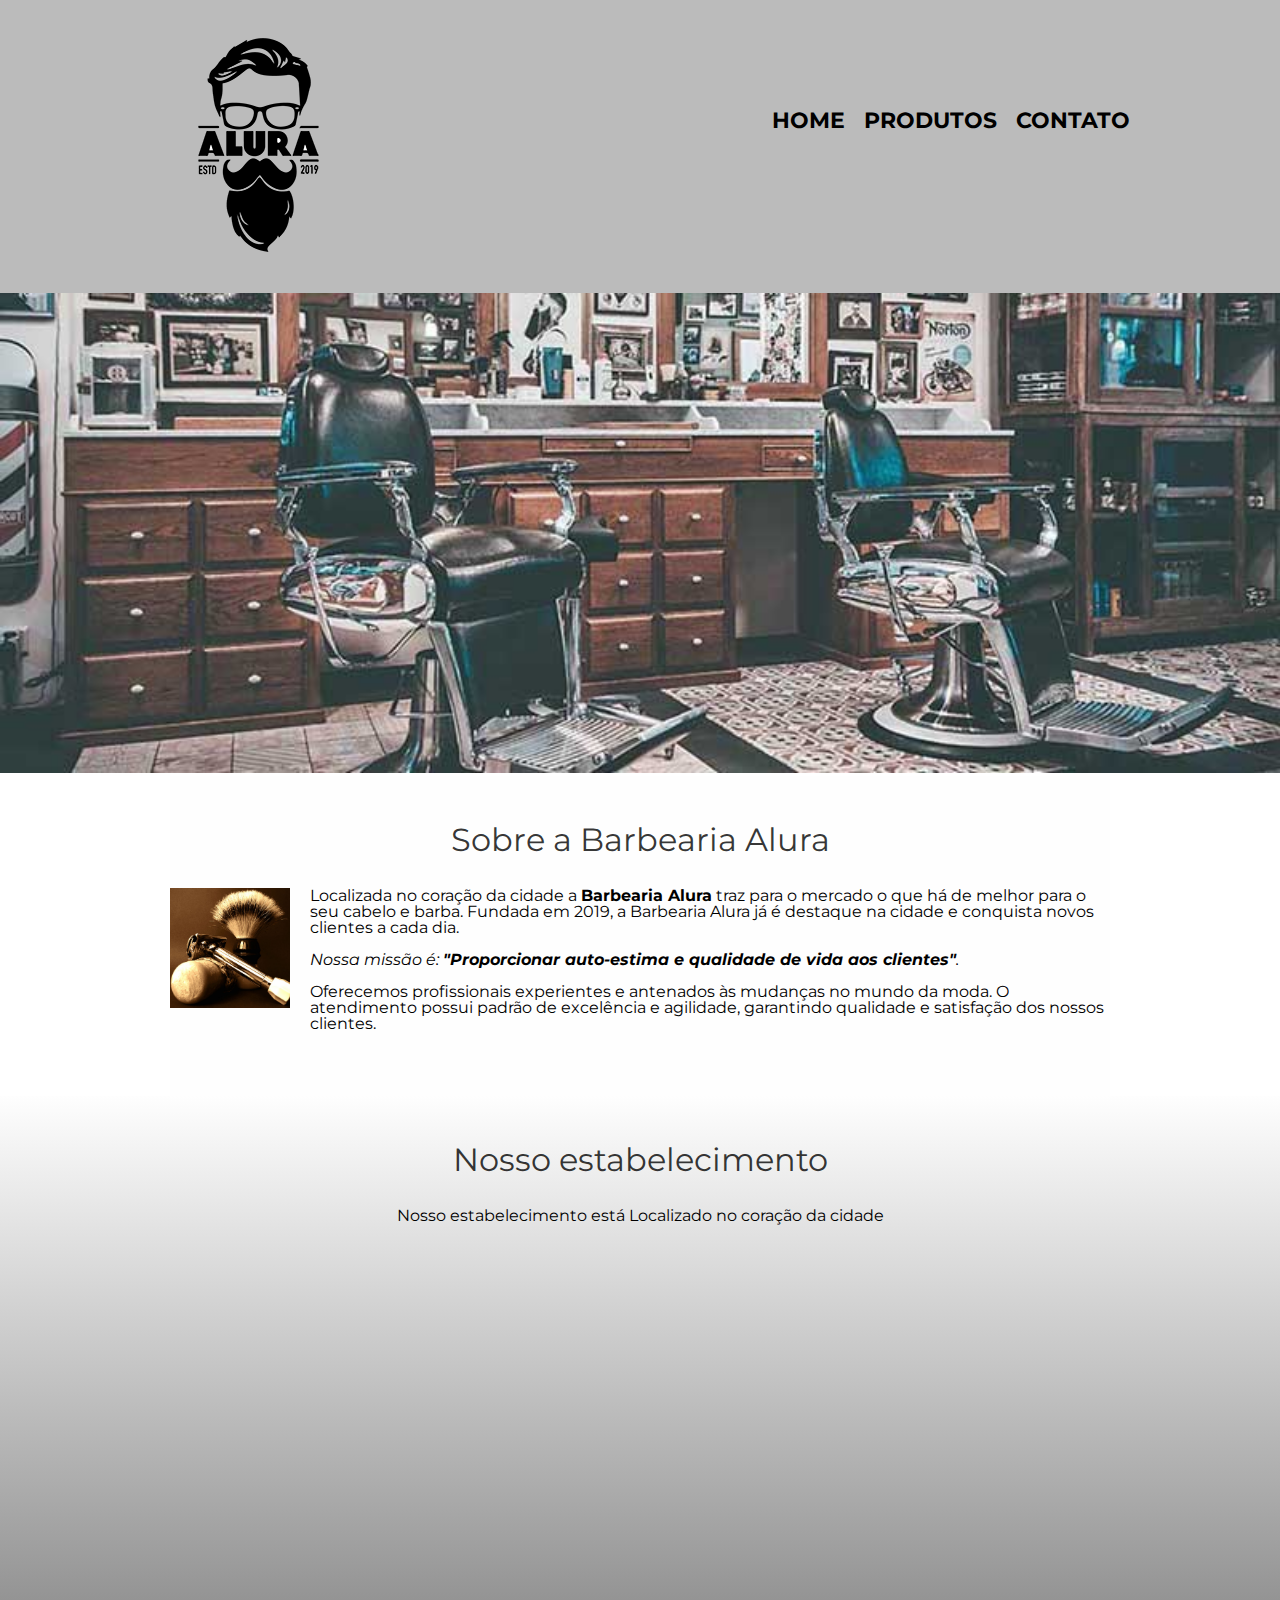
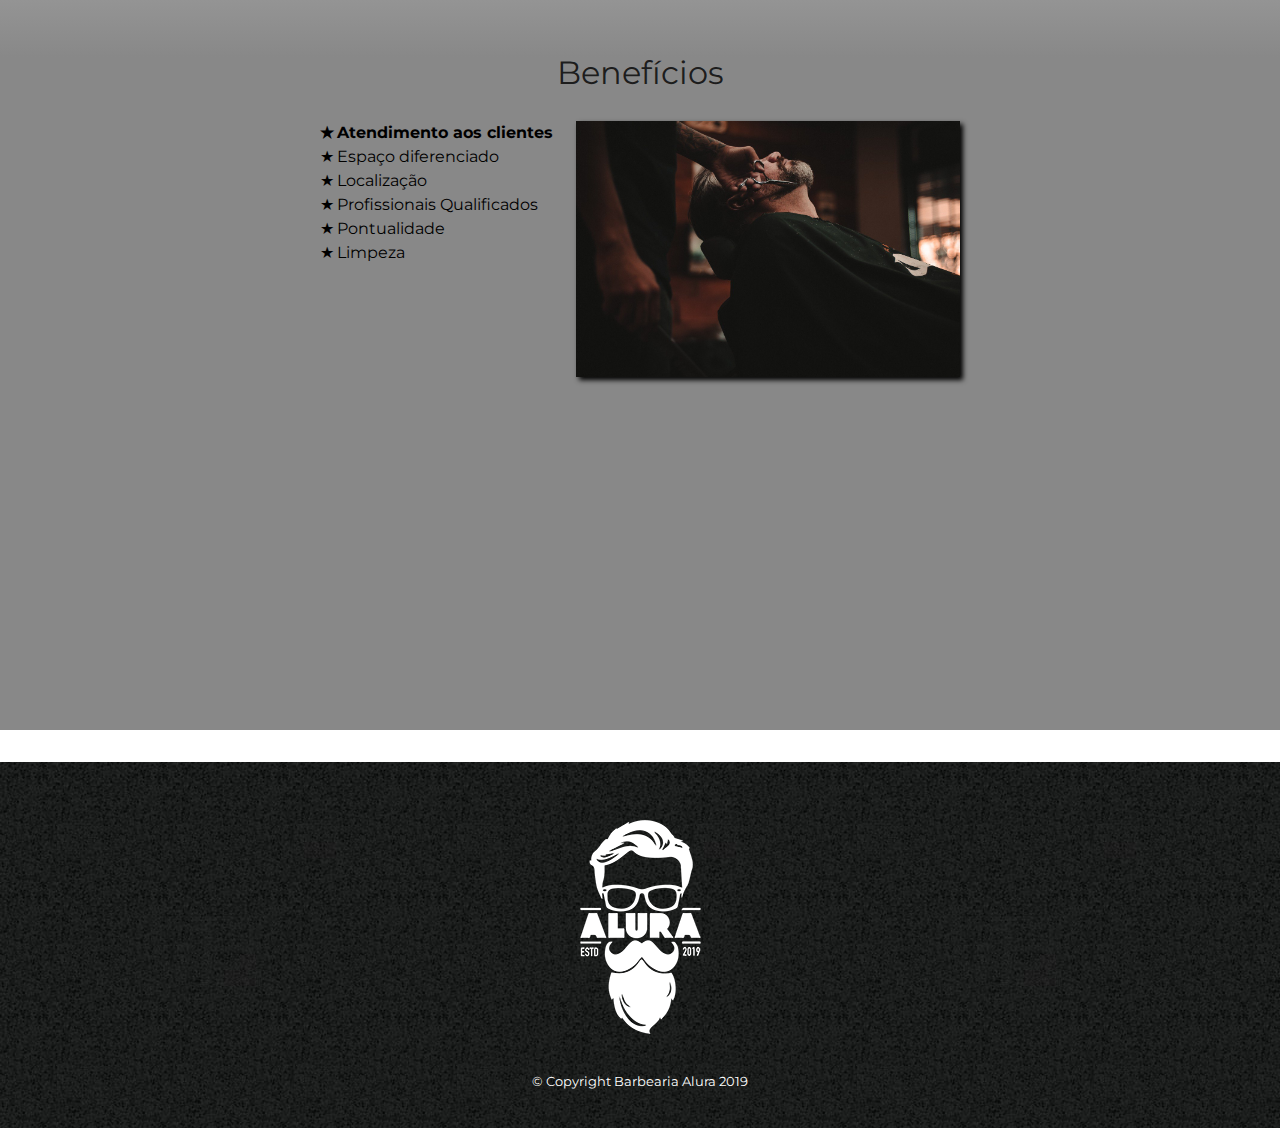
<file: 01_HTMLCSS1/index.html>
<!DOCTYPE html>
<html lang="en">

<head>
    <meta charset="UTF-8">
    <meta http-equiv="X-UA-Compatible" content="IE=edge">
    <meta name="viewport" content="width=device-width, initial-scale=1.0">
    <title>Barbearia Alura</title>
    <link rel="stylesheet" href="reset.css" />
    <link rel="stylesheet" href="style.css" />
    <link rel="preconnect" href="https://fonts.googleapis.com">
    <link rel="preconnect" href="https://fonts.gstatic.com" crossorigin>
    <link href="https://fonts.googleapis.com/css2?family=Montserrat:wght@300;400&display=swap" rel="stylesheet">
</head>

<body>

    <header>
        <div class="caixa">
            <h1> <img src="./img/imagensProdutos/logo.png" alt=""> </h1>

            <nav>
                <ul>
                    <li> <a href="./index.html">Home</a> </li>
                    <li> <a href="./produtos.html">Produtos</a> </li>
                    <li> <a href="./contato.html">Contato</a> </li>
                </ul>
            </nav>
        </div>
    </header>

    <img class="banner" src="./img/banner/banner.jpg" alt="Imagem da barbearia.">

    <main>
        <section class="principal">
            <h2 class="tituloPrincipal">Sobre a Barbearia Alura</h2>

            <img src="./img/utensilios.jpg" alt="Imagem de utensilios" class="utensilios">

            <p>
                Localizada no coração da cidade a <span class="negrito">Barbearia Alura</span> traz para o mercado o que
                há de
                melhor
                para
                o seu cabelo e barba. Fundada em 2019, a Barbearia Alura já é destaque na cidade e conquista novos
                clientes
                a
                cada dia.</p>
            </p>

            <p id="missao">
                <em> Nossa missão é: <span class="negrito">"Proporcionar auto-estima e qualidade de vida aos
                        clientes"</span>. </em>
            </p>

            <p>
                Oferecemos profissionais experientes e antenados às mudanças no mundo da moda. O atendimento possui
                padrão
                de
                excelência e agilidade, garantindo qualidade e satisfação dos nossos clientes.
            </p>
        </section>

        <section class="mapa">
            <h3 class="tituloPrincipal">Nosso estabelecimento</h3>
            <p>Nosso estabelecimento está Localizado no coração da cidade</p>

            <div class="mapaConteudo">
                <iframe
                src="https://www.google.com/maps/embed?pb=!1m18!1m12!1m3!1d58503.19744076339!2d-46.70236974179685!3d-23.5881948!2m3!1f0!2f0!3f0!3m2!1i1024!2i768!4f13.1!3m3!1m2!1s0x94ce5a2b2ed7f3a1%3A0xab35da2f5ca62674!2sCaelum%20-%20Escola%20de%20Tecnologia!5e0!3m2!1spt-BR!2sbr!4v1657538398129!5m2!1spt-BR!2sbr"
                width="100%" height="350px" style="border:0;" allowfullscreen="" loading="lazy"
                referrerpolicy="no-referrer-when-downgrade">
            </iframe>
            </div>


        </section>

        <section class="beneficios">
            <h3 class="tituloPrincipal">Benefícios</h3>
            <div class="conteudoBeneficios">
                <ul class="listaBeneficios">
                    <li class="itens">Atendimento aos clientes</li>
                    <li class="itens">Espaço diferenciado</li>
                    <li class="itens">Localização</li>
                    <li class="itens">Profissionais Qualificados</li>
                    <li class="itens">Pontualidade</li>
                    <li class="itens">Limpeza</li>
                </ul><img class="imgBeneficios" src="./img/beneficios/beneficios.jpg" alt="Imagem dos benefícios.">
            </div>


            <div class="video">
                <iframe width="560" height="315" src="https://www.youtube.com/embed/wcVVXUV0YUY"
                    title="YouTube video player" frameborder="0"
                    allow="accelerometer; autoplay; clipboard-write; encrypted-media; gyroscope; picture-in-picture"
                    allowfullscreen></iframe>
            </div>
        </section>
    </main>


    <footer>
        <img src="./img/imagensProdutos/logo-branco.png" alt="Logo Alura no rodapé.">
        <p class="copyright">&copy; Copyright Barbearia Alura 2019</p>
    </footer>
</body>

</html>
</file>
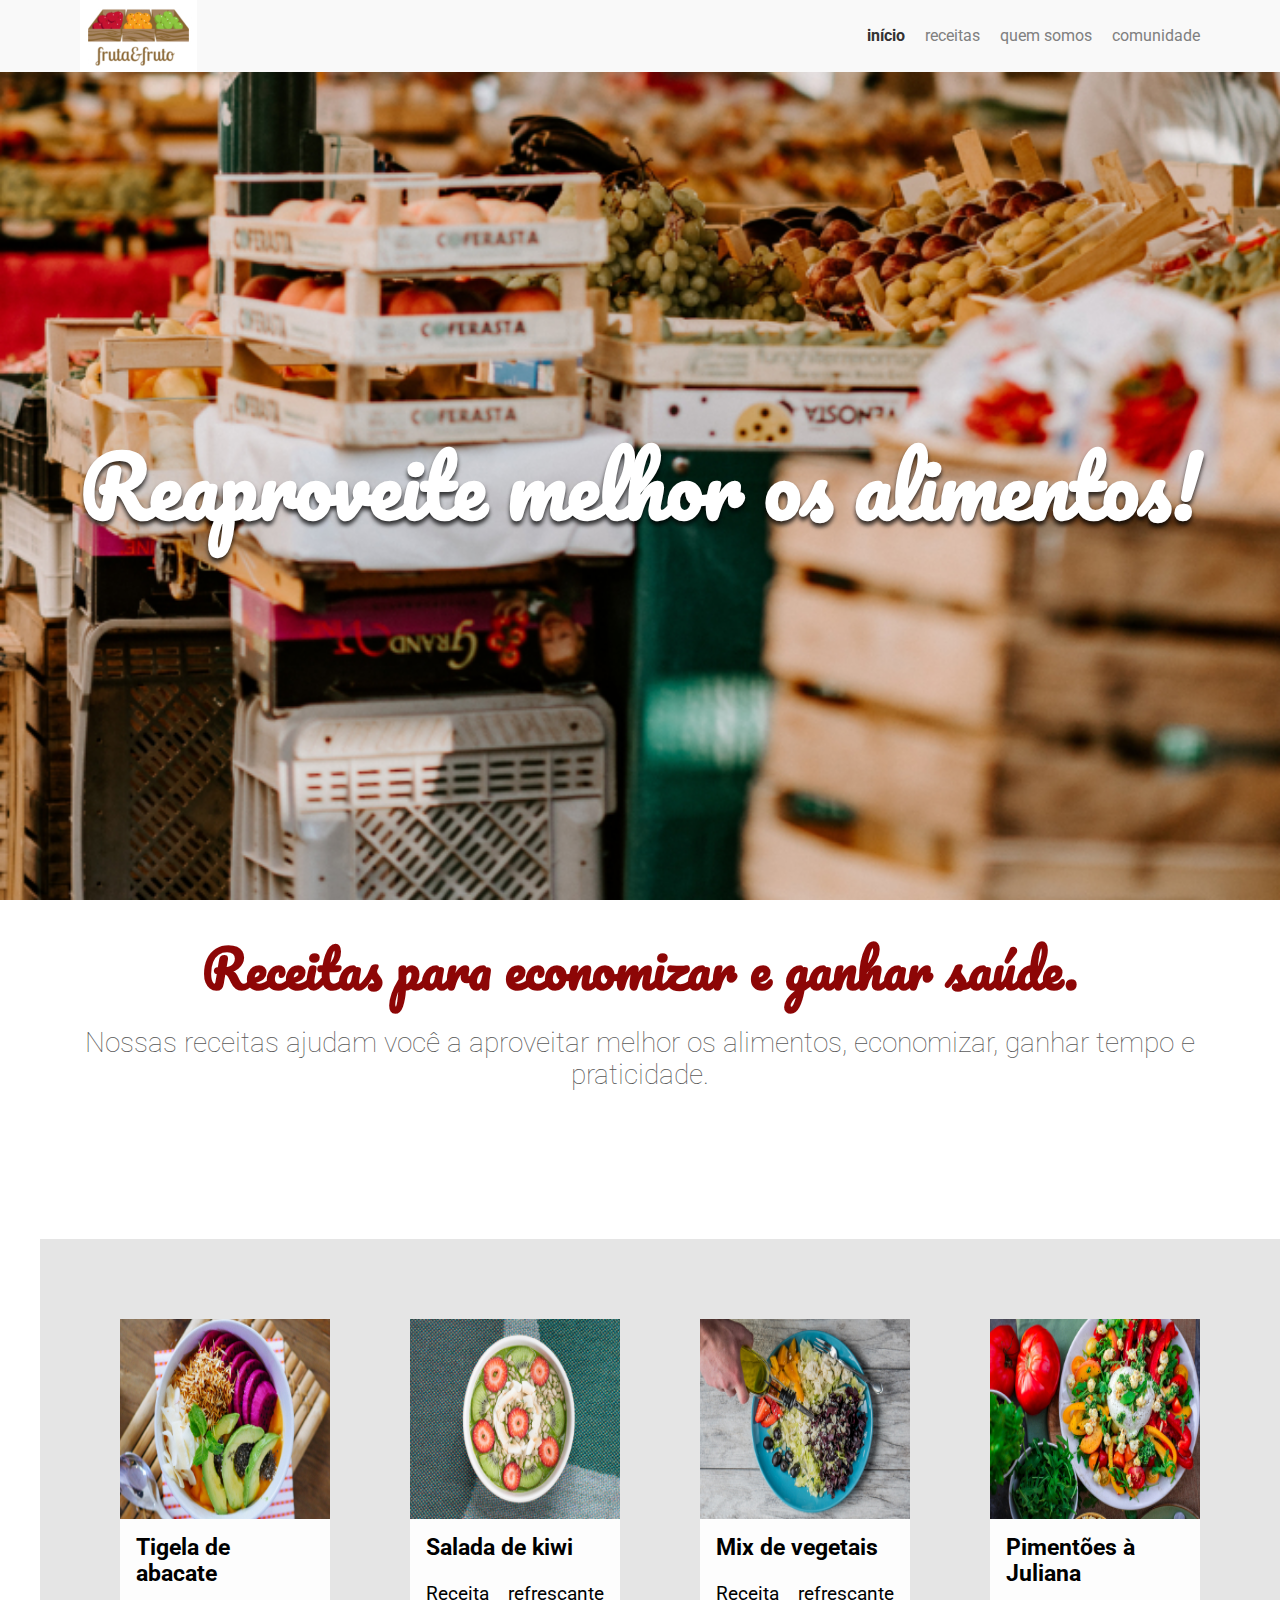
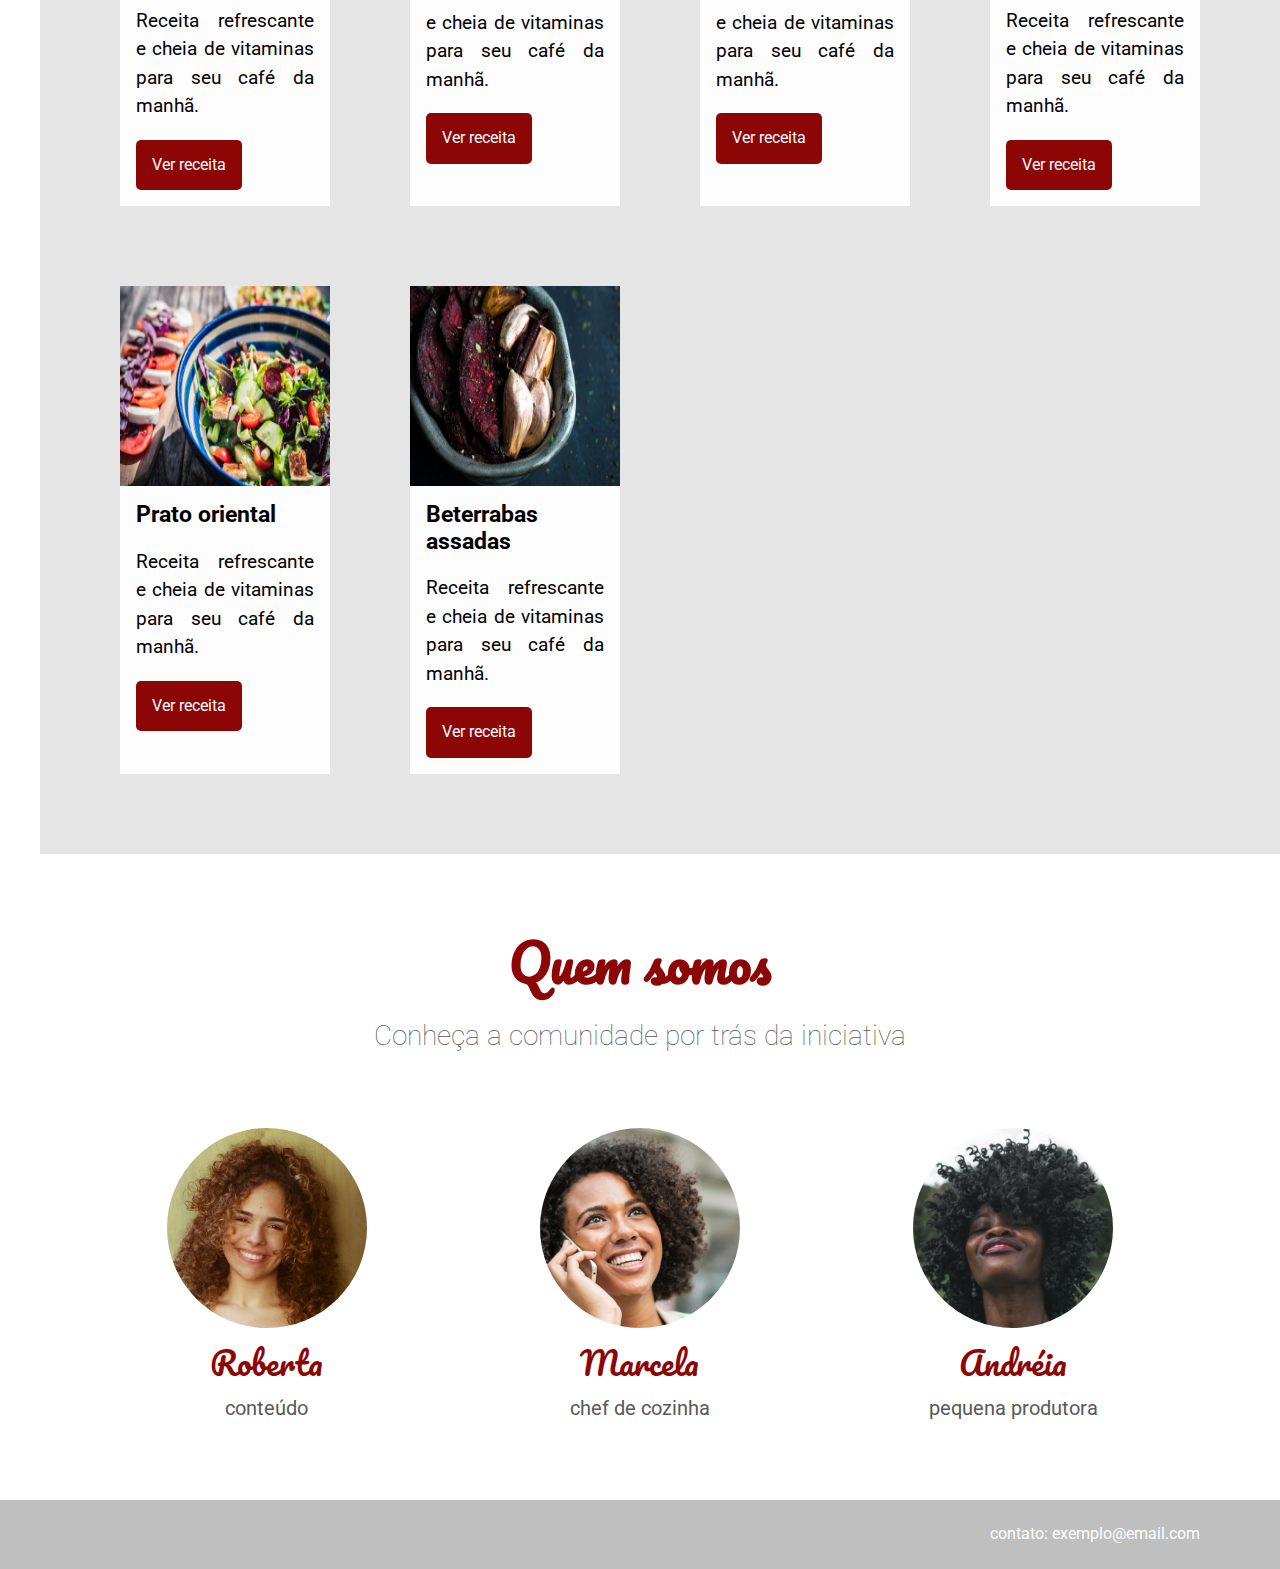
<file: 02_arquiteturaCSS/index.html>
<!DOCTYPE html>
<html lang="pt-BR">

<head>
    <link rel="stylesheet" href="https://fonts.googleapis.com/css?family=Pacifico|Roboto:100,300,400,500,700,900"  />
    <meta charset="UTF-8" />
    <meta name="viewport" content="width=device-width, initial-scale=1.0" />
    <meta http-equiv="X-UA-Compatible" content="ie=edge" />
    <title>Fruta & Fruto</title>
    <link rel="stylesheet" href="./assets/css/normalize.css"/>
    <link rel="stylesheet" href="./assets/css/reset.css"  />
    <link rel="stylesheet" href="./assets/css/style.css"/>
    <link rel="stylesheet" href="./assets/css/cabecalho.css"/>
    <link rel="stylesheet" href="./assets/css//menu/menu-item.css"/>
    <link rel="stylesheet" href="./assets/css//menu/menu-link.css"  />
    <link rel="stylesheet" href="./assets/css//menu/menu-lista.css"  />
    <link rel="stylesheet" href="./assets/css/banner/banner.css" >
    <link rel="stylesheet" href="./assets/css/banner/banner-imagem.css" >
    <link rel="stylesheet" href="./assets/css/banner/banner-titulo.css" >
    <link rel="stylesheet" href="./assets/css/sobre/sobre.css" >
    <link rel="stylesheet" href="./assets/css/sobre/sobre-descricao.css" >
    <link rel="stylesheet" href="./assets/css/sobre/sobre-titulo.css" >
    <link rel="stylesheet" href="./assets/css/receita/receita.css" >
    <link rel="stylesheet" href="./assets/css/receitas.css" >
    <link rel="stylesheet" href="./assets/css/receita/receita-botao.css" >
    <link rel="stylesheet" href="./assets/css/receita/receita-conteudo.css" >
    <link rel="stylesheet" href="./assets/css/receita/receita-descricao.css" >
    <link rel="stylesheet" href="./assets/css/receita/receita-imagem.css" >
    <link rel="stylesheet" href="./assets/css/receita/receita-titulo.css" >
    <link rel="stylesheet" href="./assets/css/quemSomos/quemSomos.css" >
    <link rel="stylesheet" href="./assets/css/quemSomos/quemSomos-descricao.css" >
    <link rel="stylesheet" href="./assets/css/quemSomos/quemSomos-titulo.css" >
    <link rel="stylesheet" href="./assets/css/pessoas.css" >
    <link rel="stylesheet" href="./assets/css/pessoa/pessoa.css" >
    <link rel="stylesheet" href="./assets/css/pessoa/pessoa-funcao.css" >
    <link rel="stylesheet" href="./assets/css/pessoa/pessoa-imagem.css" >
    <link rel="stylesheet" href="./assets/css/pessoa/pessoa-nome.css" >
    <link rel="stylesheet"  href="./assets/css/rodape.css">
    <link rel="stylesheet"  href="./assets/css/logo.css">


</head>

<body>
    <header class="cabecalho">
        <img class="logo" src="./assets/img/logo.jpg" alt="Fruta e Fruto">
        <nav class="menu">
            <ul class="menu__lista">
                <li class="menu__item"><a class="menu__link ativo" href="#">Início</a></li>
                <li class="menu__item"><a class="menu__link" href="#">Receitas</a></li>
                <li class="menu__item"><a class="menu__link" href="#">Quem somos</a></li>
                <li class="menu__item"><a class="menu__link" href="#">Comunidade</a></li>
            </ul>
        </nav>
    </header>

    <main>
        <section class="banner">
            <div class="banner__imagem" src="./assets/img/banner.jpg" alt="Imagem do banner"></div>
            <h2 class="banner__titulo">Reaproveite melhor os alimentos!</h2>
        </section>

        <section class="sobre">
            <h2 class="sobre__titulo">Receitas para economizar e ganhar saúde.</h2>
            <p class="sobre__descricao">Nossas receitas ajudam você a aproveitar melhor os alimentos, economizar, ganhar
                tempo e praticidade.</p>
        </section>

        <section class="receitas">
            <div class="receita">
                <img alt="Tigela de abacate" class="receita__imagem"
                    src="./assets/img/receitas/tigela-de-abacate.jpg" />
                <div class="receita__conteudo">
                    <h4 class="receita__titulo">Tigela de abacate</h4>
                    <p class="receita__descricao">Receita refrescante e cheia de vitaminas para seu café da manhã.</p>
                    <button class="receita__botao">Ver receita</button>
                </div>
            </div>
            <div class="receita">
                <img alt="Salada de kiwi" class="receita__imagem" src="./assets/img/receitas/salada-de-kiwi.jpg" />
                <div class="receita__conteudo">
                    <h4 class="receita__titulo">Salada de kiwi</h4>
                    <p class="receita__descricao">Receita refrescante e cheia de vitaminas para seu café da manhã.</p>
                    <button class="receita__botao">Ver receita</button>
                </div>
            </div>
            <div class="receita">
                <img alt="Mix de vegetais" class="receita__imagem" src="./assets/img/receitas/mix-de-vegetais.jpg" />
                <div class="receita__conteudo">
                    <h4 class="receita__titulo">Mix de vegetais</h4>
                    <p class="receita__descricao">Receita refrescante e cheia de vitaminas para seu café da manhã.</p>
                    <button class="receita__botao">Ver receita</button>
                </div>
            </div>
            <div class="receita">
                <img alt="Pimentões à Juliana" class="receita__imagem"
                    src="./assets/img/receitas/pimentoes-a-juliana.jpg" />
                <div class="receita__conteudo">
                    <h4 class="receita__titulo">Pimentões à Juliana</h4>
                    <p class="receita__descricao">Receita refrescante e cheia de vitaminas para seu café da manhã.</p>
                    <button class="receita__botao">Ver receita</button>
                </div>
            </div>
            <div class="receita">
                <img alt="Prato oriental" class="receita__imagem" src="./assets/img/receitas/prato-oriental.jpg" />
                <div class="receita__conteudo">
                    <h4 class="receita__titulo">Prato oriental</h4>
                    <p class="receita__descricao">Receita refrescante e cheia de vitaminas para seu café da manhã.</p>
                    <button class="receita__botao">Ver receita</button>
                </div>
            </div>
            <div class="receita">
                <img alt="Beterrabas assadas" class="receita__imagem"
                    src="./assets/img/receitas/beterrabas-assadas.jpg" />
                <div class="receita__conteudo">
                    <h4 class="receita__titulo">Beterrabas assadas</h4>
                    <p class="receita__descricao">Receita refrescante e cheia de vitaminas para seu café da manhã.</p>
                    <button class="receita__botao">Ver receita</button>
                </div>
            </div>
        </section>

        <section class="quem-somos">
            <h3 class="quem-somos__titulo">Quem somos</h3>
            <p class="quem-somos__descricao">Conheça a comunidade por trás da iniciativa</p>
            <div class="pessoas">
                <div class="pessoa">
                    <div class="pessoa__imagem pessoa__imagem--roberta"></div>
                    <span class="pessoa__nome">Roberta</span>
                    <span class="pessoa__funcao">Conteúdo</span>
                </div>
                <div class="pessoa">
                    <div class="pessoa__imagem pessoa__imagem--marcela"></div>
                    <span class="pessoa__nome">Marcela</span>
                    <span class="pessoa__funcao">Chef de cozinha</span>
                </div>
                <div class="pessoa">
                    <div class="pessoa__imagem pessoa__imagem--andreia"></div>
                    <span class="pessoa__nome">Andréia</span>
                    <span class="pessoa__funcao">Pequena Produtora</span>
                </div>
            </div>
        </section>
    </main>

    <footer class="rodape">
        Contato: exemplo@email.com
    </footer>

</body>

</html>
</file>
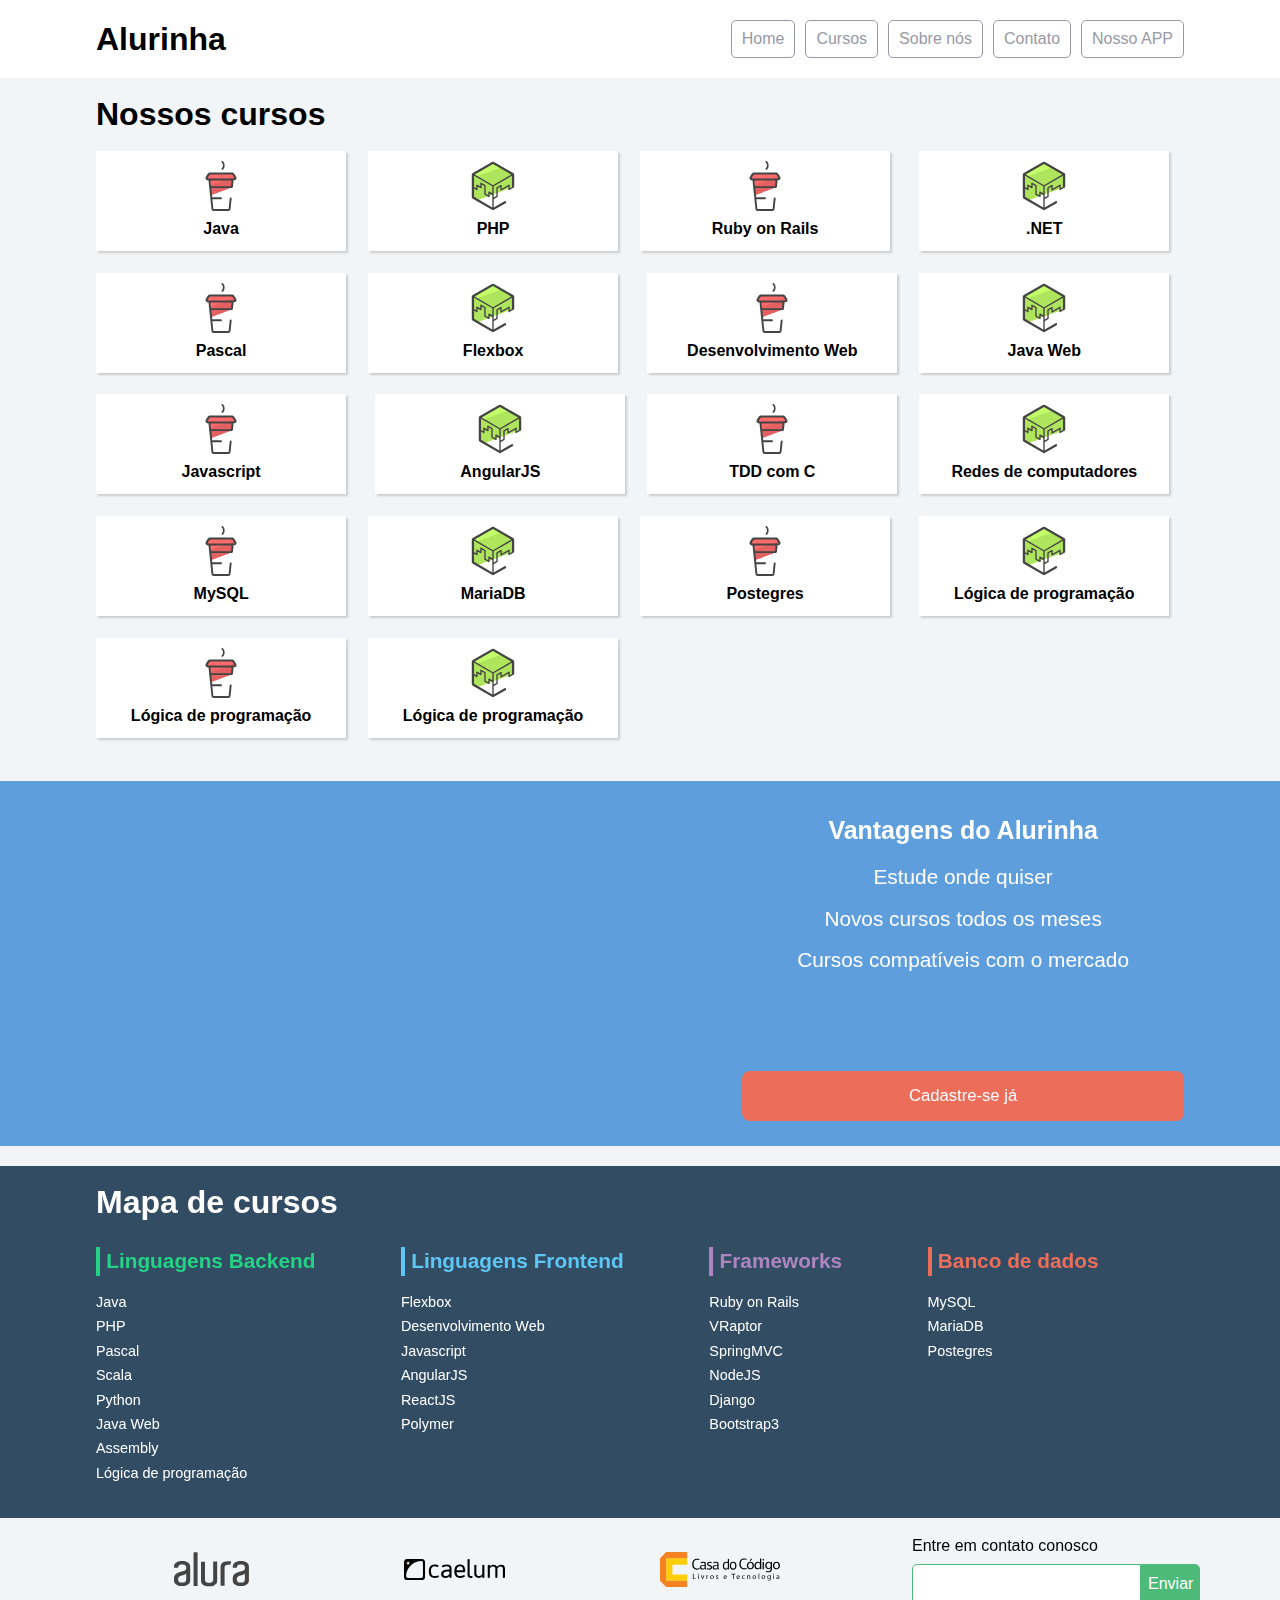
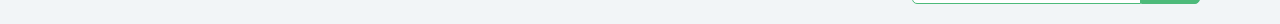
<file: 03_flexBox1/index.html>
<!doctype html>
<html>

<head>
	<meta charset="utf-8">
	<meta name="viewport" content="width=device-width, initial-scale=1">
	<title>Alurinha | Cursos online</title>
	<link rel="stylesheet" href="css/reset.css">
	<link rel="stylesheet" href="css/style.css">
	<link rel="stylesheet" href="css/flexbox.css">
</head>

<body>

	<header class="cabecalhoPrincipal">
		<div class="container">
			<h1 class="cabecalhoPrincipal-titulo">
				<a href="#">Alurinha</a>
			</h1>

			<nav class="cabecalhoPrincipal-nav">
				<a class="cabecalhoPrincipal-nav-link" href="#">Home</a>
				<a class="cabecalhoPrincipal-nav-link" href="#">Cursos</a>
				<a class="cabecalhoPrincipal-nav-link" href="#">Sobre nós</a>
				<a class="cabecalhoPrincipal-nav-link" href="#">Contato</a>
				<a class="cabecalhoPrincipal-nav-link cabecalhoPrincipal-nav-link-app" href="#">Nosso APP</a>
			</nav>
		</div>

	</header>

	<main class="conteudoPrincipal">
		<div class="container">
			<h2 class="subtitulo">Nossos cursos</h2>

			<nav>
				<ul class="conteudoPrincipal-cursos">
					<li class="conteudoPrincipal-cursos-link"><a href="#">Java</a></li>
					<li class="conteudoPrincipal-cursos-link"><a href="#">PHP</a></li>
					<li class="conteudoPrincipal-cursos-link"><a href="#">Ruby on Rails</a></li>
					<li class="conteudoPrincipal-cursos-link"><a href="#">.NET</a></li>
					<li class="conteudoPrincipal-cursos-link"><a href="#">Pascal</a></li>
					<li class="conteudoPrincipal-cursos-link"><a href="#">Flexbox</a></li>
					<li class="conteudoPrincipal-cursos-link"><a href="#">Desenvolvimento Web</a></li>
					<li class="conteudoPrincipal-cursos-link"><a href="#">Java Web</a></li>
					<li class="conteudoPrincipal-cursos-link"><a href="#">Javascript</a></li>
					<li class="conteudoPrincipal-cursos-link"><a href="#">AngularJS</a></li>
					<li class="conteudoPrincipal-cursos-link"><a href="#">TDD com C</a></li>
					<li class="conteudoPrincipal-cursos-link"><a href="#">Redes de computadores</a></li>
					<li class="conteudoPrincipal-cursos-link"><a href="#">MySQL</a></li>
					<li class="conteudoPrincipal-cursos-link"><a href="#">MariaDB</a></li>
					<li class="conteudoPrincipal-cursos-link"><a href="#">Postegres</a></li>
					<li class="conteudoPrincipal-cursos-link"><a href="#">Lógica de programação</a></li>
					<li class="conteudoPrincipal-cursos-link"><a href="#">Lógica de programação</a></li>
					<li class="conteudoPrincipal-cursos-link"><a href="#">Lógica de programação</a></li>
				</ul>
			</nav>
		</div>

		<section class="videoSobre">
			<div class="container">
				<iframe class="videoSobre-video" width="560" height="315"
					src="https://www.youtube.com/embed/bIlOsJzBVaY?list=PLh2Y_pKOa4UcF1BYPJR3EIMRi3nWAUxIp"
					frameborder="0" allowfullscreen></iframe>

				<div class="videoSobre-sobre">
					<h2 class="videoSobre-sobre-title">Vantagens do Alurinha</h2>
					<ul class="videoSobre-sobre-list">
						<li class="videoSobre-sobre-item">Estude onde quiser</li>
						<li class="videoSobre-sobre-item">Novos cursos todos os meses</li>
						<li class="videoSobre-sobre-item">Cursos compatíveis com o mercado</li>
					</ul>
					<button class="videoSobre-button">Cadastre-se já</button>
				</div>
			</div>
		</section>

	</main>

	<footer class="rodapePrincipal">
		<div class="container">

			<section class="rodapePrincipal-navMap">
				<h3 class="subtitulo">Mapa de cursos</h3>
				<nav class="rodapePrincipal-navMap-list">

					<h4 class="navmap-list-title navmap-list-title-backend">Linguagens Backend</h4>
					<a class="rodapePrincipal-navMap-link" href="#">Java</a>
					<a class="rodapePrincipal-navMap-link" href="#">PHP</a>
					<a class="rodapePrincipal-navMap-link" href="#">Pascal</a>
					<a class="rodapePrincipal-navMap-link" href="#">Scala</a>
					<a class="rodapePrincipal-navMap-link" href="#">Python</a>
					<a class="rodapePrincipal-navMap-link" href="#">Java Web</a>
					<a class="rodapePrincipal-navMap-link" href="#">Assembly</a>
					<a class="rodapePrincipal-navMap-link" href="#">Lógica de programação</a>

					<h4 class="navmap-list-title navmap-list-title-frontend">Linguagens Frontend</h4>
					<a class="rodapePrincipal-navMap-link" href="#">Flexbox</a>
					<a class="rodapePrincipal-navMap-link" href="#">Desenvolvimento Web</a>
					<a class="rodapePrincipal-navMap-link" href="#">Javascript</a>
					<a class="rodapePrincipal-navMap-link" href="#">AngularJS</a>
					<a class="rodapePrincipal-navMap-link" href="#">ReactJS</a>
					<a class="rodapePrincipal-navMap-link" href="#">Polymer</a>

					<h4 class="navmap-list-title navmap-list-title-framework">Frameworks</h4>
					<a class="rodapePrincipal-navMap-link" href="#">Ruby on Rails</a>
					<a class="rodapePrincipal-navMap-link" href="#">VRaptor</a>
					<a class="rodapePrincipal-navMap-link" href="#">SpringMVC</a>
					<a class="rodapePrincipal-navMap-link" href="#">NodeJS</a>
					<a class="rodapePrincipal-navMap-link" href="#">Django</a>
					<a class="rodapePrincipal-navMap-link" href="#">Bootstrap3</a>

					<h4 class="navmap-list-title navmap-list-title-bancoDeDados">Banco de dados</h4>
					<a class="rodapePrincipal-navMap-link" href="#">MySQL</a>
					<a class="rodapePrincipal-navMap-link" href="#">MariaDB</a>
					<a class="rodapePrincipal-navMap-link" href="#">Postegres</a>

				</nav>
			</section>

		</div>

		<section class="rodapePrincipal-patrocinadores">
			<div class="container">
				<ul class="rodapePrincipal-patrocinadores-list">
					<li>
						<a class="rodapePrincipal-patrocinadores-list-link patrocinadores-list-link-alura" href="#">
							<img src="img/logos/alura.svg" alt="Logo da Alura">
						</a>
					</li>
					<li>
						<a class="rodapePrincipal-patrocinadores-list-link patrocinadores-list-link-caelum" href="#">
							<img src="img/logos/caelum.svg" alt="Logo da Caelum">
						</a>
					</li>
					<li>
						<a class="rodapePrincipal-patrocinadores-list-link patrocinadores-list-link-casaDoCodigo"
							href="#">
							<img src="img/logos/cdc.svg" alt="Logo da Casa do Código">
						</a>
					</li>
				</ul>
				<form class="rodapePrincipal-contatoForm" action="#">
					<fieldset>
						<legend class="rodapePrincipal-contatoForm-legend" for="email-contato">Entre em contato conosco
						</legend>
						<div class="rodapePrincipal-contatoForm-fieldset">
							<input class="rodapePrincipal-contatoForm-emailInput" type="email" name="email-contato"
								id="email-contato">
							<button class="rodapePrincipal-contatoForm-submit" type="submit">Enviar</button>
						</div>
					</fieldset>
				</form>
			</div>
		</section>
	</footer>

</body>

</html>
</file>
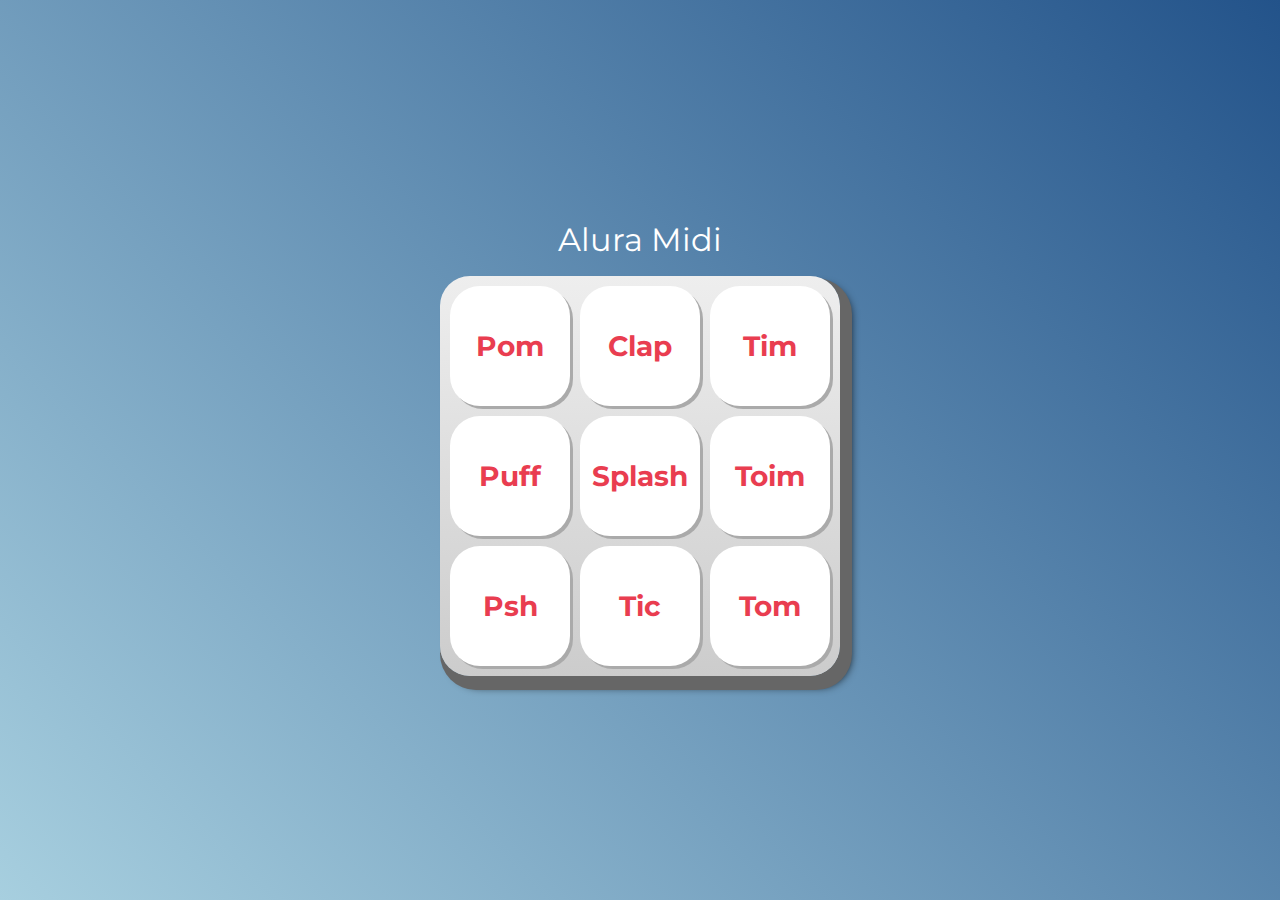
<file: 05_paginasDinamicas/index.html>
<!DOCTYPE html>
<html lang="pt-BR">

<head>
    <meta charset="UTF-8">
    <meta http-equiv="X-UA-Compatible" content="IE=edge">
    <meta name="viewport" content="width=device-width, initial-scale=1.0">
    <title>Alura MIDI</title>
    <link rel="preconnect" href="https://fonts.googleapis.com">
    <link rel="preconnect" href="https://fonts.gstatic.com" crossorigin>
    <link href="https://fonts.googleapis.com/css2?family=Montserrat:wght@500;600&display=swap" rel="stylesheet">
    <link rel="icon" type="image/png" href="images/bateria.png">
    <link rel="stylesheet" href="css/reset.css">
    <link rel="stylesheet" href="css/estilos.css">
</head>

<body>
    <h1>Alura Midi</h1>
    <section class="teclado">
        <button onclick="" class="tecla tecla_pom">Pom</button>
        <button onclick="" class="tecla tecla_clap">Clap</button>
        <button onclick="" class="tecla tecla_tim">Tim</button>
        <button onclick="" class="tecla tecla_puff">Puff</button>
        <button onclick="" class="tecla tecla_splash">Splash</button>
        <button onclick="" class="tecla tecla_toim">Toim</button>
        <button onclick="" class="tecla tecla_psh">Psh</button>
        <button onclick="" class="tecla tecla_tic">Tic</button>
        <button onclick="" class="tecla tecla_tom">Tom</button>
    </section>

    <audio src="sounds/keyq.wav" id="som_tecla_pom"></audio>
    <audio src="sounds/keyw.wav" id="som_tecla_clap"></audio>
    <audio src="sounds/keye.wav" id="som_tecla_tim"></audio>
    <audio src="sounds/keya.wav" id="som_tecla_puff"></audio>
    <audio src="sounds/keys.wav" id="som_tecla_splash"></audio>
    <audio src="sounds/keyd.wav" id="som_tecla_toim"></audio>
    <audio src="sounds/keyz.wav" id="som_tecla_psh"></audio>
    <audio src="sounds/keyx.wav" id="som_tecla_tic"></audio>
    <audio src="sounds/keyc.wav" id="som_tecla_tom"></audio>

    <script src="main.js"></script>
</body>

</html>
</file>
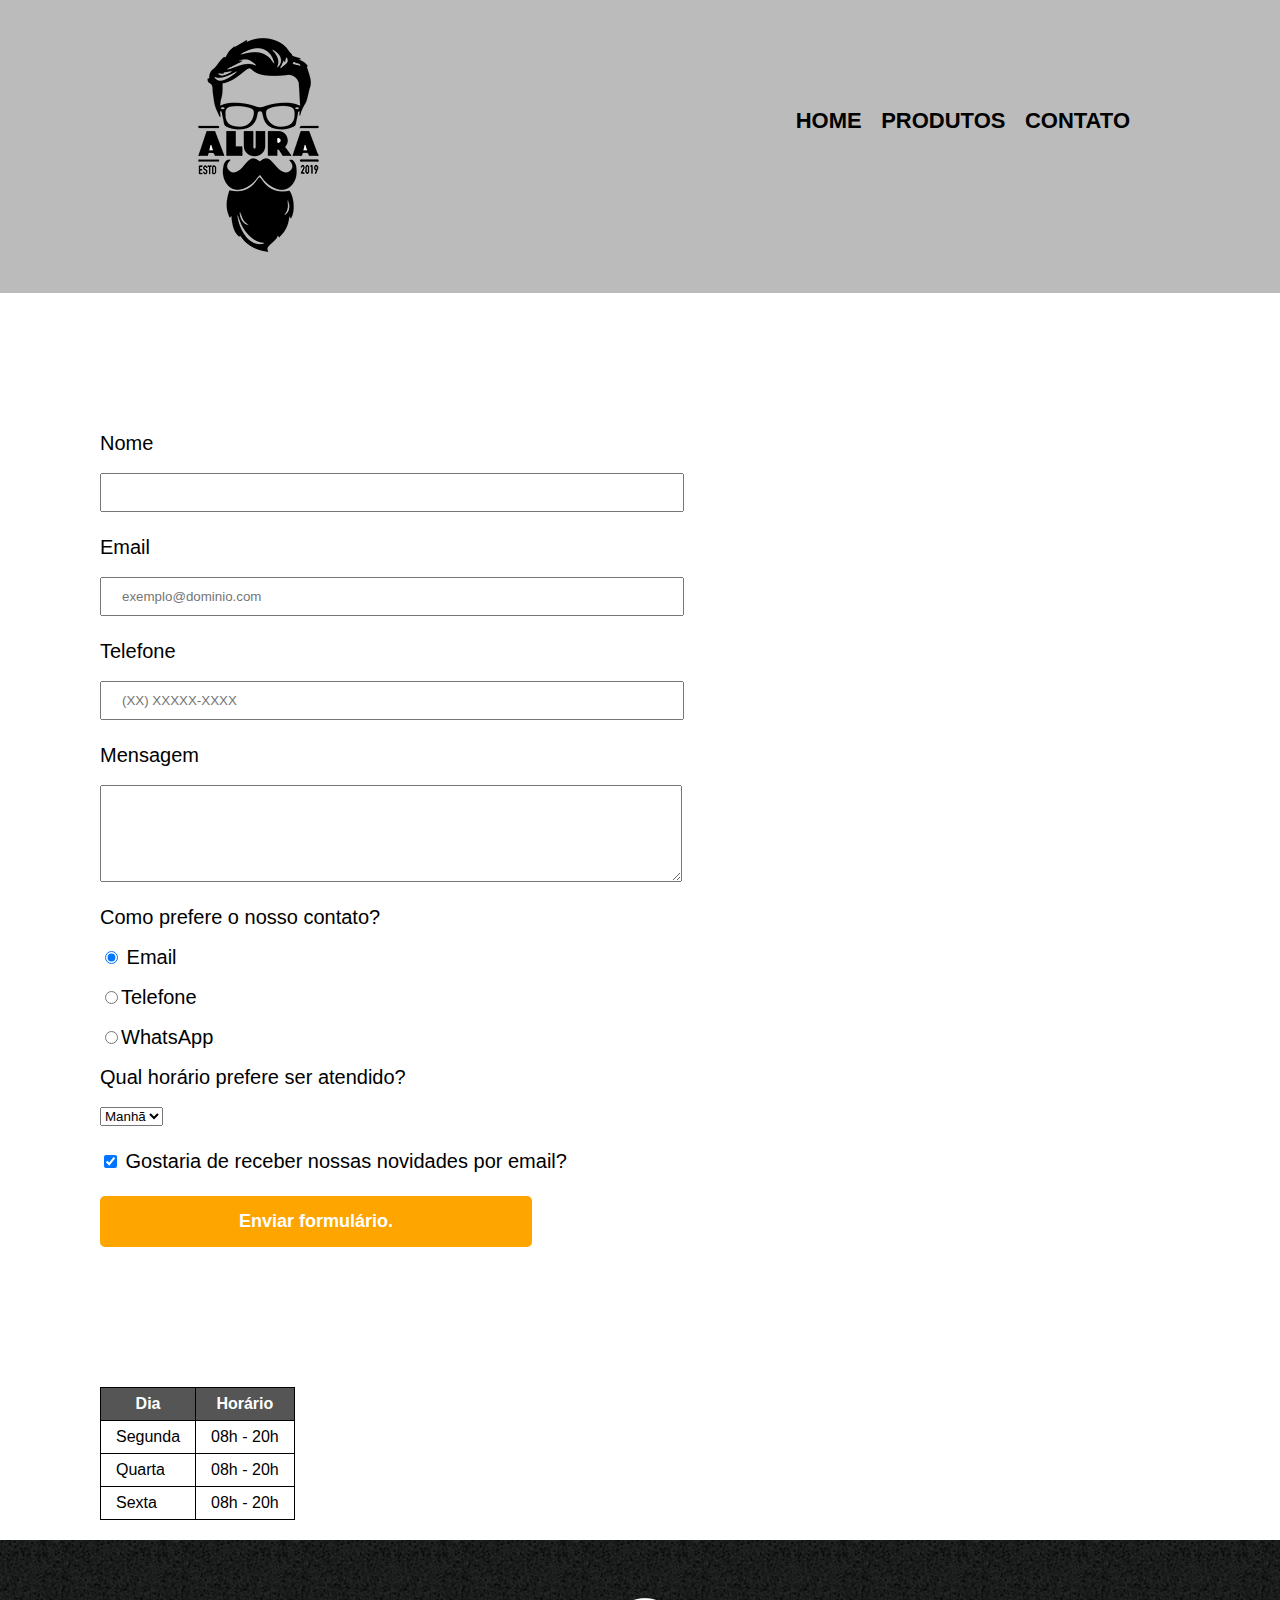
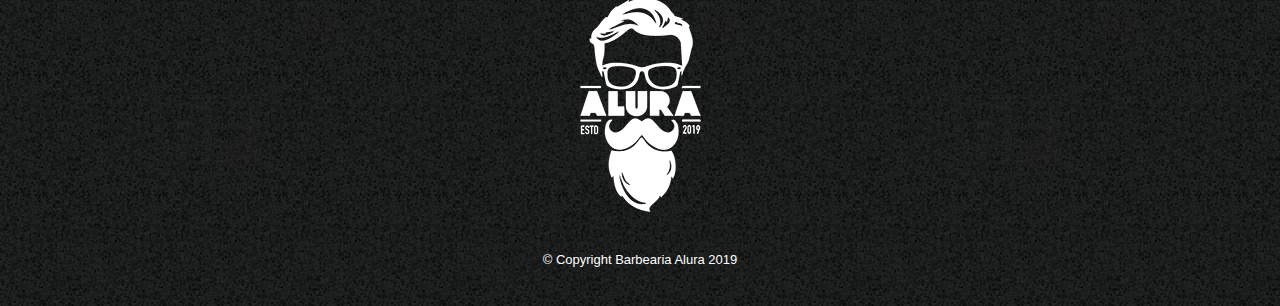
<file: 01_HTMLCSS1/contato.html>
<!DOCTYPE html>
<html lang="en">

<head>
    <meta charset="UTF-8" />
    <meta http-equiv="X-UA-Compatible" content="IE=edge" />
    <meta name="viewport" content="width=device-width, initial-scale=1.0" />
    <title>Contato</title>
    <link rel="stylesheet" href="reset.css" />
    <link rel="stylesheet" href="style.css" />

</head>

<body>
    <header>
        <fieldset class="caixa">
            <h1> <img src="./img/imagensProdutos/logo.png" alt="Logo da Babearia Alura"> </h1>

            <nav>
                <ul>
                    <li> <a href="./index.html">Home</a> </li>
                    <li> <a href="./produtos.html">Produtos</a> </li>
                    <li> <a href="./contato.html">Contato</a> </li>
                </ul>
            </nav>
        </fieldset>
    </header>

    <main>
        <form>
            <label for="nomeSobrenome">Nome</label>
            <input type="text" id="nomeSobrenome" class="inputPadrao" required>

            <label for="email">Email</label>
            <input type="email" id="email" class="inputPadrao" required placeholder="exemplo@dominio.com">

            <label for="telefone">Telefone</label>
            <input type="tel" id="telefone" class="inputPadrao" required placeholder="(XX) XXXXX-XXXX">

            <label for="mensagem">Mensagem</label>
            <textarea id="mensagem" cols="30" rows="5" class="inputPadrao" required></textarea>

            <fieldset>
                <legend>Como prefere o nosso contato?</legend>
                <label for="radioEmail">
                    <input type="radio" value="email" id="radioEmail" name="contato" checked> Email
                </label>


                <label for="radioTelefone">
                    <input type="radio" value="telefone" id="radioTelefone" name="contato">Telefone
                </label>


                <label for="radioWhatsapp">
                    <input type="radio" value="whatsapp" id="radioWhatsapp" name="contato">WhatsApp
                </label>
            </fieldset>

            <fieldset>
                <legend>Qual horário prefere ser atendido?</legend>
                <select name="" id="">
                    <option value="">Manhã</option>
                    <option value="">Tarde</option>
                    <option value="">Noite</option>
                </select>
            </fieldset>


            <label class="checkbox">
                <input type="checkbox" checked> Gostaria de receber nossas novidades por email?
            </label>

            <input type="submit" value="Enviar formulário." class="enviar">
        </form>

        <table>
            <thead>
                <tr>
                    <th>Dia</th>
                    <th>Horário</th>
                </tr>
            </thead>

            <tbody>
                <tr>
                    <td>Segunda</td>
                    <td>08h - 20h</td>
                </tr>

                <tr>
                    <td>Quarta</td>
                    <td>08h - 20h</td>
                </tr>

                <tr>
                    <td>Sexta</td>
                    <td>08h - 20h</td>
                </tr>
            </tbody>
        </table>
    </main>

    <footer>
        <img src="./img/imagensProdutos/logo-branco.png" alt="Logo Alura no rodapé.">
        <p class="copyright">&copy; Copyright Barbearia Alura 2019</p>
    </footer>
</body>

</html>
</file>
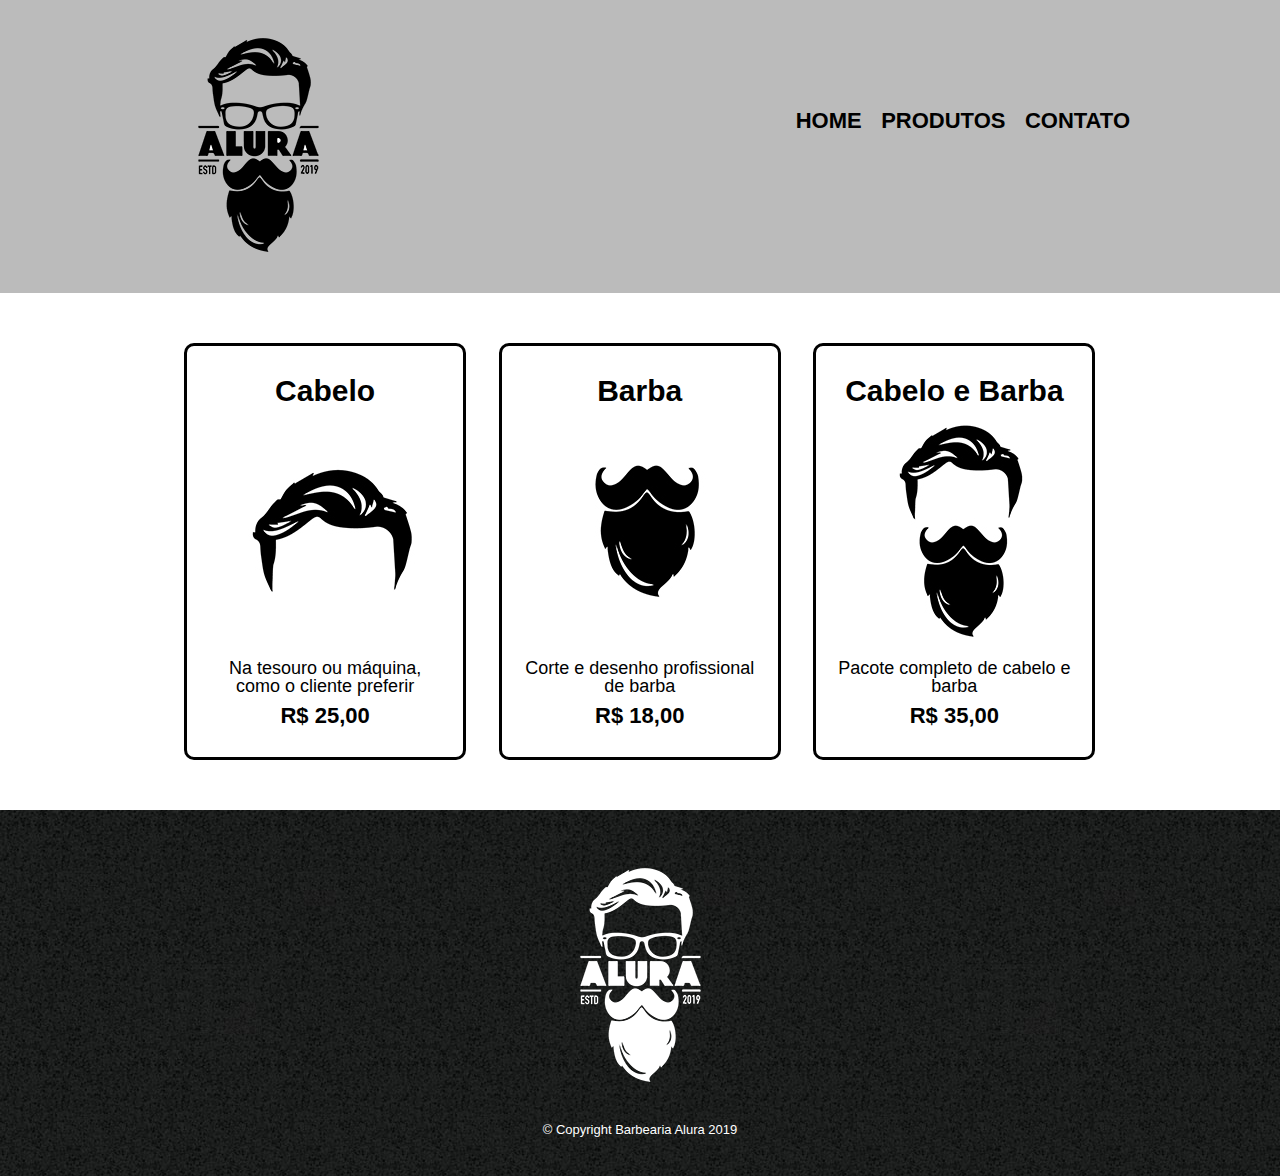
<file: 01_HTMLCSS1/produtos.html>
<!DOCTYPE html>
<html lang="en">

<head>
    <meta charset="UTF-8" />
    <meta http-equiv="X-UA-Compatible" content="IE=edge" />
    <meta name="viewport" content="width=device-width, initial-scale=1.0" />
    <title>Produtos</title>
    <link rel="stylesheet" href="reset.css" />
    <link rel="stylesheet" href="style.css" />

</head>

<body>
    <header>
        <div class="caixa">
            <h1> <img src="./img/imagensProdutos/logo.png" alt=""> </h1>

            <nav>
                <ul>
                    <li> <a href="./index.html">Home</a> </li>
                    <li> <a href="./produtos.html">Produtos</a> </li>
                    <li> <a href="./contato.html">Contato</a> </li>
                </ul>
            </nav>
        </div>
    </header>

    <main>
        <ul class="produtos">
            <li>
                <h2>Cabelo</h2>
                <img src="./img/imagensProdutos/cabelo.jpg" alt="Imagem do Cabelo">
                <p class="produtoDescricao">Na tesouro ou máquina, como o cliente preferir</p>
                <p class="produtoPreco">R$ 25,00</p>
            </li>
            <li>
                <h2>Barba</h2>
                <img src="./img/imagensProdutos/barba.jpg" alt="Imagem da Barba">
                <p class="produtoDescricao">Corte e desenho profissional de barba</p>
                <p class="produtoPreco">R$ 18,00</p>
            </li>
            <li>
                <h2>Cabelo e Barba</h2>
                <img src="./img/imagensProdutos/cabelo+barba.jpg" alt="Imagem cabelo + barba">
                <p class="produtoDescricao">Pacote completo de cabelo e barba</p>
                <p class="produtoPreco">R$ 35,00</p>
            </li>
        </ul>
    </main>

    <footer>
        <img src="./img/imagensProdutos/logo-branco.png" alt="Logo Alura no rodapé.">
        <p class="copyright">&copy; Copyright Barbearia Alura 2019</p>
    </footer>
</body>

</html>
</file>
<file: 01_HTMLCSS1/style.css>
body {
    font-family: 'Montserrat', sans-serif;
}

header {
    background: #BBBBBB;
}

.caixa {
    position: relative;
    width: 940px;
    margin: 0 auto;
    padding: 20px;
}

nav {
    position: absolute;
    top: 110px;
    right: 0;
}

nav li {
    display: inline;
    margin: 0 0 0 15px;
}

nav a {
    text-transform: uppercase;
    color: #000000;
    font-weight: bold;
    font-size: 22px;
    text-decoration: none;
}

nav a:hover {
    text-decoration: underline;
}

.produtos {
    width: 940px;
    margin: 0 auto;
    padding: 50px 0;
}

.produtos li {
    display: inline-block;
    text-align: center;
    width: 30%;
    vertical-align: top;
    margin: 0 1.5%;
    padding: 30px 20px;
    box-sizing: border-box;
    border: 3px solid #000000;
    border-radius: 10px;
}

.produtos li:hover {
    border-color: rgba(207, 157, 62, 0.589);
}

.produtos li:active {
    border-color: rgba(0, 128, 0, 0.61);
}

.produtos li:hover h2{
    font-size: 35px;
}

.produtos h2 {
    font-size: 30px;
    font-weight: bold;
}

.produtoDescricao {
    font-size: 18px;
}

.produtoPreco {
    font-size: 22px;
    font-weight: bold;
    margin-top: 10px;
}

footer {
    text-align: center;
    background: url('./img/imagensProdutos/bg.jpg');
    padding: 40px;
}

.copyright {
    color: #FFFFFF;
    font-size: 13px;
    margin-top: 20px;
    
}

form {
    margin: 40px 0;
    padding: 100px;
}

form label, form legend {
    display: block;
    font-size: 20px;
    margin: 0 0 20px;
}

.inputPadrao {
    display: block;
    margin: 0 0 25px;
    padding: 10px 20px;
    width: 50%;
}

.checkbox {
    margin: 25px 0px;
}

.enviar {
    width: 40%;
    padding: 15px 0px;
    background: orange;
    color: white;
    font-weight: bold;
    font-size: 18px;
    border: none;
    border-radius: 5px;
    transition: 0.5s all;
    cursor: pointer;
}

.enviar:hover {
    background: darkorange;
    transform: scale(1.05);
}

table {
    margin: 20px 100px;
}

thead {
    background: #555555;
    color: white;
    font-weight: bold;
}

td, th {
    border: 1px solid black;
    padding: 8px 15px;
}

.banner {
    width: 100%;
}

.tituloPrincipal {
    text-align: center;
    font-size: 2em;
    margin: 0 0 1em;
    clear: left;
    color: rgb(0, 0, 0, 0.8);
}

.negrito {
    font-weight: bold;
}

.principal {
    padding: 3em 0;
    background: #FEFEFE;
    width: 940px;
    margin: 0 auto;
}

.principal p {
    margin: 0 0 1em;
}

.principal em {
    font-style: italic;
}

.utensilios {
    width: 120px;
    float: left;
    margin: 0 20px 20px 0;
}

.beneficios {
    /* margin: 2em; */
    background: #888888;
}

.conteudoBeneficios {
    width: 640px;
    margin: 0 auto;
}

.listaBeneficios {
    width: 40%;
    display: inline-block;
    vertical-align: top;
}

.itens {
    line-height: 1.5;
}

.itens::before {
    content: '★';
    margin-right: 3px;
}

.itens:first-child {
    font-weight: bold;
}

.imgBeneficios {
    width: 60%;
    opacity: 1;
    transition: 0.3s;
    box-shadow: 3px 3px 5px black;
}

.imgBeneficios:hover {
    opacity: 0.9;
}

.mapa {
    padding: 3em 0;
    background: linear-gradient(#FEFEFE, #888888);
}

.mapaConteudo {
    width: 940px;
    margin: 0 auto;
}

.mapa p {
    padding: 0 0 2em;
    text-align: center;
}

.video {
    width: 560px;
    margin: 2em auto;
}
</file>
<file: 02_arquiteturaCSS/assets/css/style.css>
/* Padrão BEM - Block Element Modifier. */
</file>
<file: 02_arquiteturaCSS/assets/css/cabecalho.css>
.cabecalho {
    align-items: center;
    background: #F9F9F9;
    display: flex;
    justify-content: space-between;
    padding: 0 2rem 0 2rem;
}

/* Telas menores */
@media screen and (min-width: 0) {
    .cabecalho {
        padding: 0 1rem;
        justify-content: center;
    }
}

/* Telas maiores */
@media screen and (min-width: 768px) {
    .cabecalho {
        padding: 0 5rem;
        justify-content: space-between;
    }
}
</file>
<file: 02_arquiteturaCSS/assets/css/menu/menu-item.css>
.menu__item {
    list-style: none;
}

.menu__item:last-child .menu__link {
    margin-right: 0;
}
</file>
<file: 02_arquiteturaCSS/assets/css/menu/menu-link.css>
.menu__link {
    color: #808080;
    margin-right: 1.25rem;
    text-decoration: none;
    text-transform: lowercase;
}

.menu__link.ativo {
    color: #333333;
    font-weight: bold;
}

.menu__link:hover {
    text-decoration: underline;
}
</file>
<file: 02_arquiteturaCSS/assets/css/menu/menu-lista.css>
.menu__lista {
    display: flex;
}
</file>
<file: 02_arquiteturaCSS/assets/css/banner/banner.css>
.banner {
    /* Filhos do banner vão se posicionar relativo a ele. */
    position: relative;
}
</file>
<file: 02_arquiteturaCSS/assets/css/banner/banner-imagem.css>
.banner__imagem {
    background: url('../../img/banner.jpg') no-repeat center / cover;
    height: calc(100vh - 72px);
    width: 100%;
}

@media screen and (min-width: 0) {
    .banner__imagem {
        height: calc(100vh - 51px);
    }
}

@media screen and (min-width: 768px) {
    .banner__imagem {
        height: calc(100vh - 72px);
    }
}
</file>
<file: 02_arquiteturaCSS/assets/css/banner/banner-titulo.css>
.banner__titulo {
    font-family: Pacifico, cursive;
    color: white;
    position: absolute;
    left: 50%;
    top: 50%;
    text-shadow: 0 4px 4px rgba(0, 0, 0, 0.75);
    text-align: center;
    transform: translate(-50%, -50%);
    width: 100%;
}


@media screen and (min-width: 0) {
    .banner__titulo {
        font-size: 3rem;
    }
}

@media screen and (min-width: 768px) {
    .banner__titulo {
        font-size: 5.0625rem;
    }
}
</file>
<file: 02_arquiteturaCSS/assets/css/sobre/sobre.css>
.sobre {
    text-align: center;
}

@media screen and (min-width: 0) {
    .sobre {
        padding: 2.5rem 1rem;
    }
}

@media screen and (min-width: 768px) {
    .sobre {
        padding: 2.5rem;
    }
}
</file>
<file: 02_arquiteturaCSS/assets/css/sobre/sobre-descricao.css>
.sobre__descricao {
    color: #595959;
    font-weight: 100;
}

@media screen and (min-width: 0) {
    .sobre__descricao {
        font-size: 1.3rem;
    }
}

@media screen and (min-width: 768px) {
    .sobre__descricao {
        font-size: 1.75rem;
    }
}
</file>
<file: 02_arquiteturaCSS/assets/css/sobre/sobre-titulo.css>
.sobre__titulo {
    color: #8D0606;
    font-family: Pacifico, cursive;
}

@media screen and (min-width: 0) {
    .sobre__titulo {
        font-size: 2rem;
    }
}

@media screen and (min-width: 768px) {
    .sobre__titulo {
        font-size: 3.1875rem;
    }
}
</file>
<file: 02_arquiteturaCSS/assets/css/receita/receita.css>
.receita {
    background: #FDFDFD;
    display: flex;
    flex-direction: column;
}

@media screen and (min-width: 0) {
    .receita {
        margin: 0 1rem 5rem 0;
        width: 100%;
    }
}

@media screen and (min-width: 768px) {
    .receita {
        margin: 0 2.5rem 5rem 0;
        width: calc(33.33% - 2.5rem);
    }
}

@media screen and (min-width: 992px) {
    .receita {
        margin: 0 5rem 5rem 0;
        width: calc(25% - 5rem);
    }
}
</file>
<file: 02_arquiteturaCSS/assets/css/receitas.css>
.receitas {
    background: #E5E5E5;
    display: flex;
    flex-wrap: wrap;
    
}

@media screen and (min-width: 0) {
    .receitas {
        margin: 5rem 0 0 1rem;
    }
}

@media screen and (min-width: 768px) {
    .receitas {
        margin: 5rem 0 0 2.5rem;
    }
}

@media screen and (min-width: 992px) {
    .receitas {
        padding: 5rem 0 0 5rem;
    }
}
</file>
<file: 02_arquiteturaCSS/assets/css/receita/receita-botao.css>
.receita__botao {
    background: #8D0606;
    border: none;
    border-radius: 5px;
    color: #fdfdfd;
    padding: 1rem;
    transition: all .1s ease-in-out;
}

.receita__botao:hover {
    background: #620404;
    cursor: pointer;
}
</file>
<file: 02_arquiteturaCSS/assets/css/receita/receita-conteudo.css>
.receita__conteudo {
    padding: 1rem;
}
</file>
<file: 02_arquiteturaCSS/assets/css/receita/receita-descricao.css>
.receita__descricao {
    font-size: 1.1875rem;
    line-height: 1.5;
    text-align: justify;
}
</file>
<file: 02_arquiteturaCSS/assets/css/receita/receita-imagem.css>
.receita__imagem {
    height: 200px;
}
</file>
<file: 02_arquiteturaCSS/assets/css/receita/receita-titulo.css>
.receita__titulo {
    font-size: 1.4375rem;
}
</file>
<file: 02_arquiteturaCSS/assets/css/quemSomos/quemSomos.css>
.quem-somos {
    text-align: center;
    padding: 5rem;
}
</file>
<file: 02_arquiteturaCSS/assets/css/quemSomos/quemSomos-descricao.css>
.quem-somos__descricao {
    font-weight: 100;
    font-size: 1.75rem;
    color: #595959;
}
</file>
<file: 02_arquiteturaCSS/assets/css/quemSomos/quemSomos-titulo.css>
.quem-somos__titulo {
    margin-bottom: 1rem;
    color: #8d0606;
    font-size: 3.1875rem;
    font-family: Pacifico, cursive;
}
</file>
<file: 02_arquiteturaCSS/assets/css/pessoas.css>
.pessoas {
    display: flex;
    padding-top: 3rem;
    justify-content: space-around;
}

@media screen and (min-width: 0) {
    .pessoas {
        flex-direction: column;
    }
}

@media screen and (min-width: 768px) {
    .pessoas {
        flex-direction: row;
    }
}
</file>
<file: 02_arquiteturaCSS/assets/css/pessoa/pessoa.css>
.pessoa {
    display: flex;
    flex-direction: column;
}

@media screen and (min-width: 0) {
    .pessoa {
        margin-bottom: 2rem;
    }
}

@media screen and (min-width: 768px) {
    .pessoa {
        margin-bottom: 0;
    }
}
</file>
<file: 02_arquiteturaCSS/assets/css/pessoa/pessoa-funcao.css>
.pessoa__funcao {
    text-transform: lowercase;
    color: #595959;
    font-size: 1.25rem;
}
</file>
<file: 02_arquiteturaCSS/assets/css/pessoa/pessoa-imagem.css>
.pessoa__imagem {
    background: red;
    width: 200px;
    height: 200px;
    margin: 0 auto;
    background-repeat: no-repeat;
    background-size: cover;
    background-position: center;
    border-radius: 100%;
}

.pessoa__imagem--roberta {
    background-image: url('../../img/pessoas/roberta.jpg');
}

.pessoa__imagem--andreia {
    background-image: url('../../img/pessoas/andreia.jpg');
}

.pessoa__imagem--marcela {
    background-image: url('../../img/pessoas/marcela.jpg');
}
</file>
<file: 02_arquiteturaCSS/assets/css/pessoa/pessoa-nome.css>
.pessoa__nome {
    margin: 1rem 0;
    font-family: Pacifico, cursive;
    color: #8d0606;
    font-size: 2rem;
}
</file>
<file: 02_arquiteturaCSS/assets/css/rodape.css>
.rodape {
    background: #BFBFBF;
    color: #FDFDFD;
    text-align: right;
    padding: 1.5625rem 5rem;
    text-transform: lowercase;
}
</file>
<file: 02_arquiteturaCSS/assets/css/logo.css>
@media screen and (min-width: 0) {
    .logo {
        display: none;
    }
}

@media screen and (min-width: 768px) {
    .logo {
        display: block;
    }
}
</file>
<file: 03_flexBox1/css/style.css>
body {
	background-color: #F2F5F7;
	font-family: 'Open Sans',Arial,sans-serif;
}

.container {
	width: 94%;
	margin: 0 auto;
}

.cabecalhoPrincipal {
	background-color: #FFF;
	padding: 20px 0;
}

.cabecalhoPrincipal-titulo {
	font-weight: bold;
	font-size: 2em;
	margin-bottom: 20px;
}

.cabecalhoPrincipal-titulo a {
	text-decoration: none;
	color: inherit;
}

.cabecalhoPrincipal-nav-link {
	padding: 10px;
	margin-bottom: 10px;
	color: #9799A6;
	background-color: #FFF;
	text-decoration: none;
	transition: .5s;
	display: block;

	border-bottom: 1px solid #9799A6;
}

.conteudoPrincipal {
	margin-top: 20px;
	margin-bottom: 20px;
}

.subtitulo {
	font-weight: bold;
	font-size: 32px;
	margin-bottom: 10px;
	text-align: center;
}

.conteudoPrincipal-cursos-link {
	height: 100px;
	background-color: #FFF;
	text-align: center;
	margin: 1%;
	transition: .3s;
	box-shadow: 2px 2px 2px #CCC;
	position: relative;
}

.conteudoPrincipal-cursos-link a {
	text-decoration: none;
	color: #000;
	font-weight: bold;
	display: block;
	width: 100%;
	height: 100%;
	position: absolute;
	top: 0;
	left: 0;
}

.conteudoPrincipal-cursos-link:hover {
	box-shadow: 4px 4px 4px #CCC;
}

.conteudoPrincipal-cursos-link a:before {
	content: '';
	display: block;
	width: 50px;
	height: 50px;
	margin: 10px auto;
}

.conteudoPrincipal-cursos-link:nth-child(even) a:before {
	background: url(../img/background1.svg) no-repeat;	
}

.conteudoPrincipal-cursos-link:nth-child(odd) a:before {
	background: url(../img/background2.svg) no-repeat;
}


.rodapePrincipal {
	background-color: #324C64;
	padding-top: 20px;
}

.rodapePrincipal .subtitulo {
	color: #FFF;
}

.rodapePrincipal-navMap-link {
	text-decoration: none;
	color: #FFF;
	margin-top: 10px;
}

.rodapePrincipal-navMap-link {
	font-size: .9em;
}

.navmap-list-title {
	font-weight: 700;
	font-size: 1.3em;
	margin: .9em 0;
	padding-left: .3em;
	padding-top: .2em;
	padding-bottom: .2em;
}

.navmap-list-title + .rodapePrincipal-navMap-link {
	margin-top: 0;
}

.navmap-list-title-bancoDeDados { color: #EC6E5A; border-left: 4px solid #EC6E5A; }
.navmap-list-title-framework { color: #AD85BF; border-left: 4px solid #AD85BF; }
.navmap-list-title-frontend { color: #5EC6F3; border-left: 4px solid #5EC6F3; }
.navmap-list-title-backend { color: #25D285; border-left: 4px solid #25D285; }

.rodapePrincipal-patrocinadores {
	margin-top: 30px;
	background: #F2F5F7;
	padding: 20px 0;
}

.rodapePrincipal-contatoForm {
	margin-top: 20px;
	text-align: center;
}

.rodapePrincipal-contatoForm label[for=email-contato] {
	font-weight: bold;
	font-size: 14px;
	color: #000;
	margin-bottom: 5px;
	display: block;
}

.rodapePrincipal-contatoForm-emailInput {
	border-top-left-radius: 5px;
	border-bottom-left-radius: 5px;
	padding: 10px;
}

.rodapePrincipal-contatoForm-submit {
	border-top-right-radius: 5px;
	border-bottom-right-radius: 5px;
	background-color: #4DBA7A;
	color: #FFF;
	cursor: pointer;
	
}

.rodapePrincipal-contatoForm-submit,
.rodapePrincipal-contatoForm-emailInput {
	outline: 0;
	border: 1px solid #4DBA7A;
	box-sizing: border-box;
	font-size: 16px;
}

.videoSobre {
	background-color: #5E9EDC;
	padding: 25px 0;

}

.videoSobre-video {
	max-width: 100%;
}

.videoSobre .container {
	color: #FFF;
}

.videoSobre-sobre-title {
	font-size: 1.2em;
	font-weight: bolder;
}

.videoSobre-sobre {
	font-size: 1.3em;
	line-height: 2;
}

.videoSobre-button {
	border-radius: 8px;
	background-color: #ec6e5a;
	display: block;
	color: #FFF;
	border: none;
	height: 50px;
	font-size: .8em;
	outline: none;
}

.rodapePrincipal-contatoForm-legend {
	margin-bottom: 10px;
}

@media(min-width: 769px) {

	.container {
		width: 85%;	
	}

	.subtitulo {
		text-align: left;
	}

	.cabecalhoPrincipal-nav-link {
		border-radius: 5px;
		border: 1px solid #9799A6;
	}

	.cabecalhoPrincipal-nav-link:hover {
		color: #FFF;
		background-color: #9799A6;
	}

	.cabecalhoPrincipal-titulo {
		margin: 0;
	}

	.cabecalhoPrincipal-nav {
		width: auto;
	}

	.cabecalhoPrincipal-nav-link {
		width: auto;
		margin: 0 0 0 10px;
	}

	.rodapePrincipal-contatoForm {
		margin-top: 0;
		text-align: left;
	}

	.conteudoPrincipal-cursos-link:nth-child(3n) {
		margin-right: 0;
	}

	.conteudoPrincipal-cursos-link:nth-child(3n+1) {
		margin-left: 0;
	}

}

@media(min-width: 1000px) {
	.conteudoPrincipal-cursos-link {
		margin: 1.333%;
	}

	.conteudoPrincipal-cursos-link:nth-child(3n) {
		margin-right: 1.33%;
	}

	.conteudoPrincipal-cursos-link:nth-child(3n+1) {
		margin-left: 1.333%;
	}

	.conteudoPrincipal-cursos-link:nth-child(4n) {
		margin-right: 0;
	}

	.conteudoPrincipal-cursos-link:nth-child(4n+1) {
		margin-left: 0;
	}

	.videoSobre-sobre {
		margin-left: 1.5em;
	}

}
</file>
<file: 03_flexBox1/css/flexbox.css>
.cabecalhoPrincipal .container {
    display: flex;
    align-items: center;
    justify-content: space-between;
}

.cabecalhoPrincipal-nav {
    display: flex;
}

.rodapePrincipal-patrocinadores .container {
    display: flex;
    justify-content: space-between;
}

.rodapePrincipal-patrocinadores-list {
    display: flex;
    align-items: center;
    justify-content: space-around;
    width: 70%;
    margin-right: 5%;
}

.rodapePrincipal-contatoForm {
    width: 25%;
}

.rodapePrincipal-contatoForm-fieldset {
    display: flex;
}

.rodapePrincipal-navMap-list {
    display: flex;
    flex-flow: column wrap;
    height: 260px;
}

.conteudoPrincipal-cursos {
    display: flex;
    flex-wrap: wrap;
    margin-bottom: 3%;
}

.conteudoPrincipal-cursos-link {
    width: 23%;
    margin: 1%;
}

/* Tirar as bordas das caixas da esquerda. */
.conteudoPrincipal-cursos-link:nth-child(4n) {
    margin-right: 0;
}

/* Tirar as bordas das caixas da direita. */
.conteudoPrincipal-cursos-link:nth-child(4n + 1) {
    margin-left: 0;
}

.videoSobre .container {
    display: flex;
}

.videoSobre-sobre {
    display: flex;
    flex-direction: column;
    text-align: center;
    flex-grow: 2;
}

.videoSobre-sobre-list {
    flex-grow: 1;
}

.videoSobre-video {
    flex-grow: 1;
}




/* Parte Mobile */
@media(max-width: 768px){
    
    .cabecalhoPrincipal-nav {
        flex-direction: column;
    }
    
    .cabecalhoPrincipal .container {
        flex-direction: column;
        align-items: initial;
        text-align: center;
    }
    
    .conteudoPrincipal-cursos {
        flex-direction: column;
    }
    
    .conteudoPrincipal-cursos-link {
        width: 100%;
    }
    
    .rodapePrincipal-navMap-list {
        height: auto;
    }
    
    .rodapePrincipal-patrocinadores-list {
        margin: 0;
        width: 100%;
    }
    
    .rodapePrincipal-patrocinadores .container {
        width: 100%;
        flex-direction: column;
    }
    
    .rodapePrincipal-contatoForm {
        width: 100%;
    }
    
    .rodapePrincipal-contatoForm-fieldset {
        justify-content: center;
    }

    .videoSobre-video {
        flex-shrink: 2;
        margin: 0 auto;
    }

    .videoSobre .container {
        flex-direction: column;
    }
    

}
</file>
<file: 05_paginasDinamicas/css/estilos.css>
:root {
  --cinza: #aaa;
  --vermelha: #e93d50;
  --vermelha-escura: #af303f;
  --branca: #fff;
  --luz: rgb(229, 255, 0);
}

body {
  align-items: center;
  background: linear-gradient(45deg, #a7cfdf 0%,#23538a 100%);
  display: flex;
  justify-content: center;
  flex-direction: column;
  font-family: 'Montserrat', sans-serif;
  min-height: 100vh;
}

h1 {
  color: var(--branca);
  margin-bottom: 20px;
  font-size: 2rem;
}

.teclado {
  background: linear-gradient(to bottom, #eeeeee 0%,#cccccc 100%);
  box-shadow: 6px 8px 0 6px #666, 10px 10px 10px #000;
  border-radius: 30px;
  display: grid;
  gap: 10px;
  grid-template-columns: repeat(3, 1fr);
  padding: 10px;
}

.tecla {
  background-color: var(--branca);
  border-radius: 30px;
  box-shadow: 3px 3px 0 var(--cinza);
  color: var(--vermelha);
  cursor: pointer;
  height: 120px;
  font-size: 1.75em;
  font-weight: bold;
  line-height: 120px;
  text-align: center;
  width: 120px;
}

.tecla.ativa,
.tecla:active {
  background-color: var(--vermelha);
  border: 4px solid  var(--vermelha);
  box-shadow: 3px 3px 0 var(--vermelha-escura) inset;
  color: var(--branca);
  outline: none;
}

.tecla.focus,
.tecla:focus {
  outline: none;
  box-shadow: 1px 1px 10px var(--luz);
}

.tecla.active:focus,
.tecla:active:focus {
  box-shadow: 3px 3px 0 var(--vermelha-escura) inset, 1px 1px 10px var(--luz);
}
</file>
